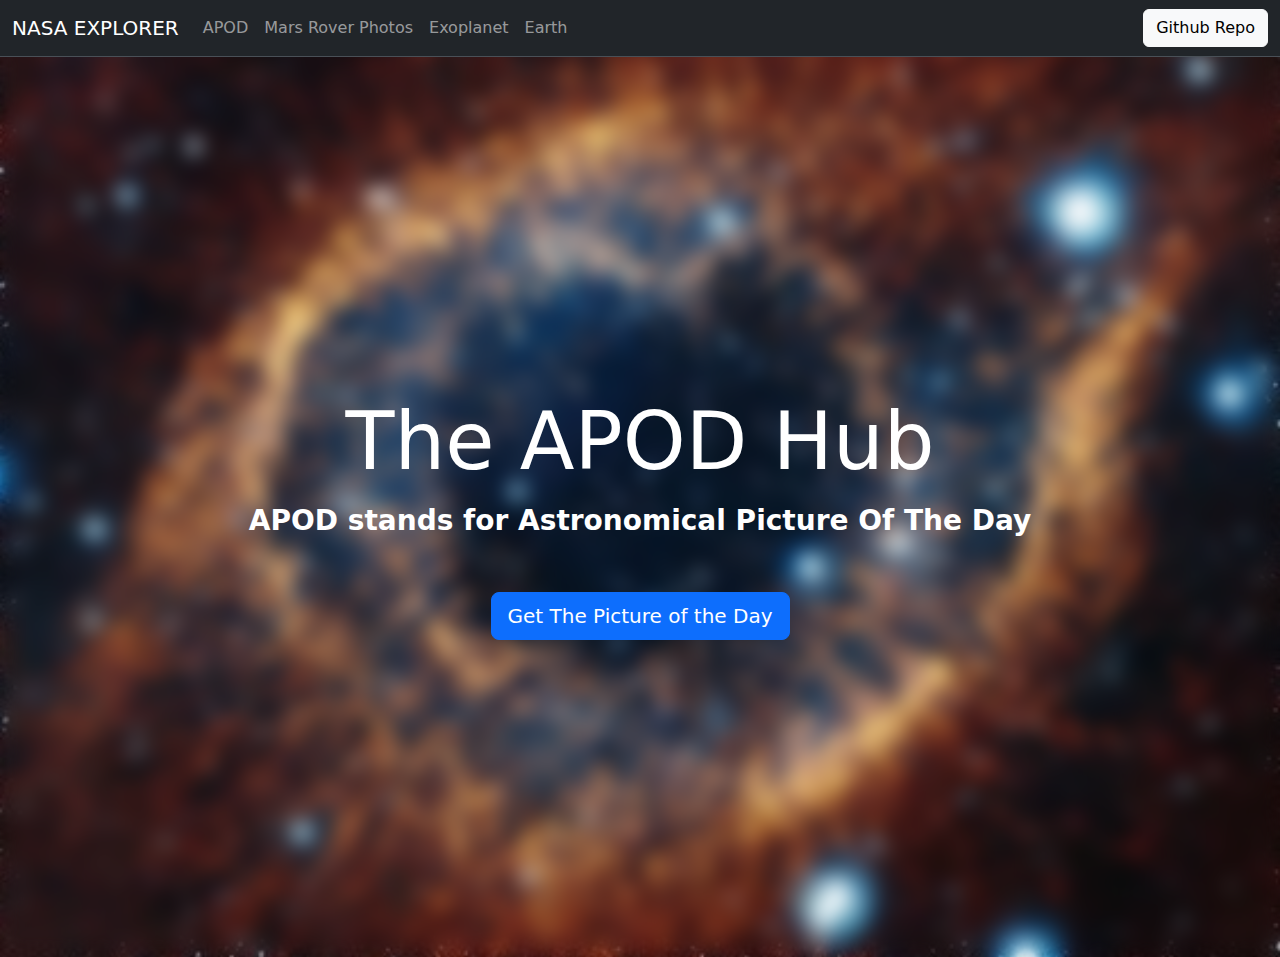
<file: APOD.html>
<!doctype html>
<html lang="en">
  <head>
    <meta name="viewport" content="width=device-width, initial-scale=1.0"> 
    <title>APOD</title>
    <link href="https://cdn.jsdelivr.net/npm/bootstrap@5.3.0/dist/css/bootstrap.min.css" rel="stylesheet">
    <link href="apod.css" rel="stylesheet">
  </head>
  <body>
    <nav class="navbar bg-dark navbar-expand-lg border-bottom border-bottom-dark" data-bs-theme="dark">
      <div class="container-fluid">
        <a class="navbar-brand" href="index.html">NASA EXPLORER</a>
        <button class="navbar-toggler" type="button" data-bs-toggle="collapse" data-bs-target="#navbarNavAltMarkup" aria-controls="navbarNavAltMarkup" aria-expanded="false" aria-label="Toggle navigation">
          <span class="navbar-toggler-icon"></span>
        </button>
        <div class="collapse navbar-collapse" id="navbarNavAltMarkup">
          <div class="navbar-nav">
            <a class="nav-link" href="APOD.html">APOD</a>
            <a class="nav-link" href="MarsRover.html">Mars Rover Photos</a>
            <a class="nav-link" href="Exoplanet.html">Exoplanet</a>
            <a class="nav-link" href="Earth.html">Earth</a>
          </div>
        </div>
        <button class="btn btn-light" type="button">Github Repo</button>
      </div>
    </nav>
    <div class="container h-100">
      <h1 class="display-1 fs-md-1 fs-lg-1">The APOD Hub</h1>
      <p class="fw-bold fs-3 fs-lg-6" style="margin-bottom: 50px;">APOD stands for Astronomical Picture Of The Day</p>
      <div class="text-center">
          <button class="btn btn-primary btn-lg" type="button" id="APOD">Get The Picture of the Day</button>
      </div>

  

        <div id="element-container">
            <h2 class="text-center mt-5">Title</h2>
            <h4 class="text-center mt-5">Clicked on</h4>
            <div class="text-center" id="img-div">
              <img src="fallback-image.jpg" class="img-fluid" alt="">
            </div>
              <div class="bg-dark p-3 rounded">
                <button class="btn btn-dark" type="button" data-bs-toggle="collapse" data-bs-target="#explaination" aria-expanded="false" aria-controls="explaination">
                    Toggle Explanation
                </button>
                <div id="explaination" class="collapse mt-3">
                    <p class="text-center mt-3">What is this?</p>
                </div>
          </div>
          
          </div>
    </div>

    <script src="https://cdn.jsdelivr.net/npm/bootstrap@5.3.0/dist/js/bootstrap.bundle.min.js"></script>
    <script type="text/javascript" src="script.js"></script>
  </body>
</html>
</file>
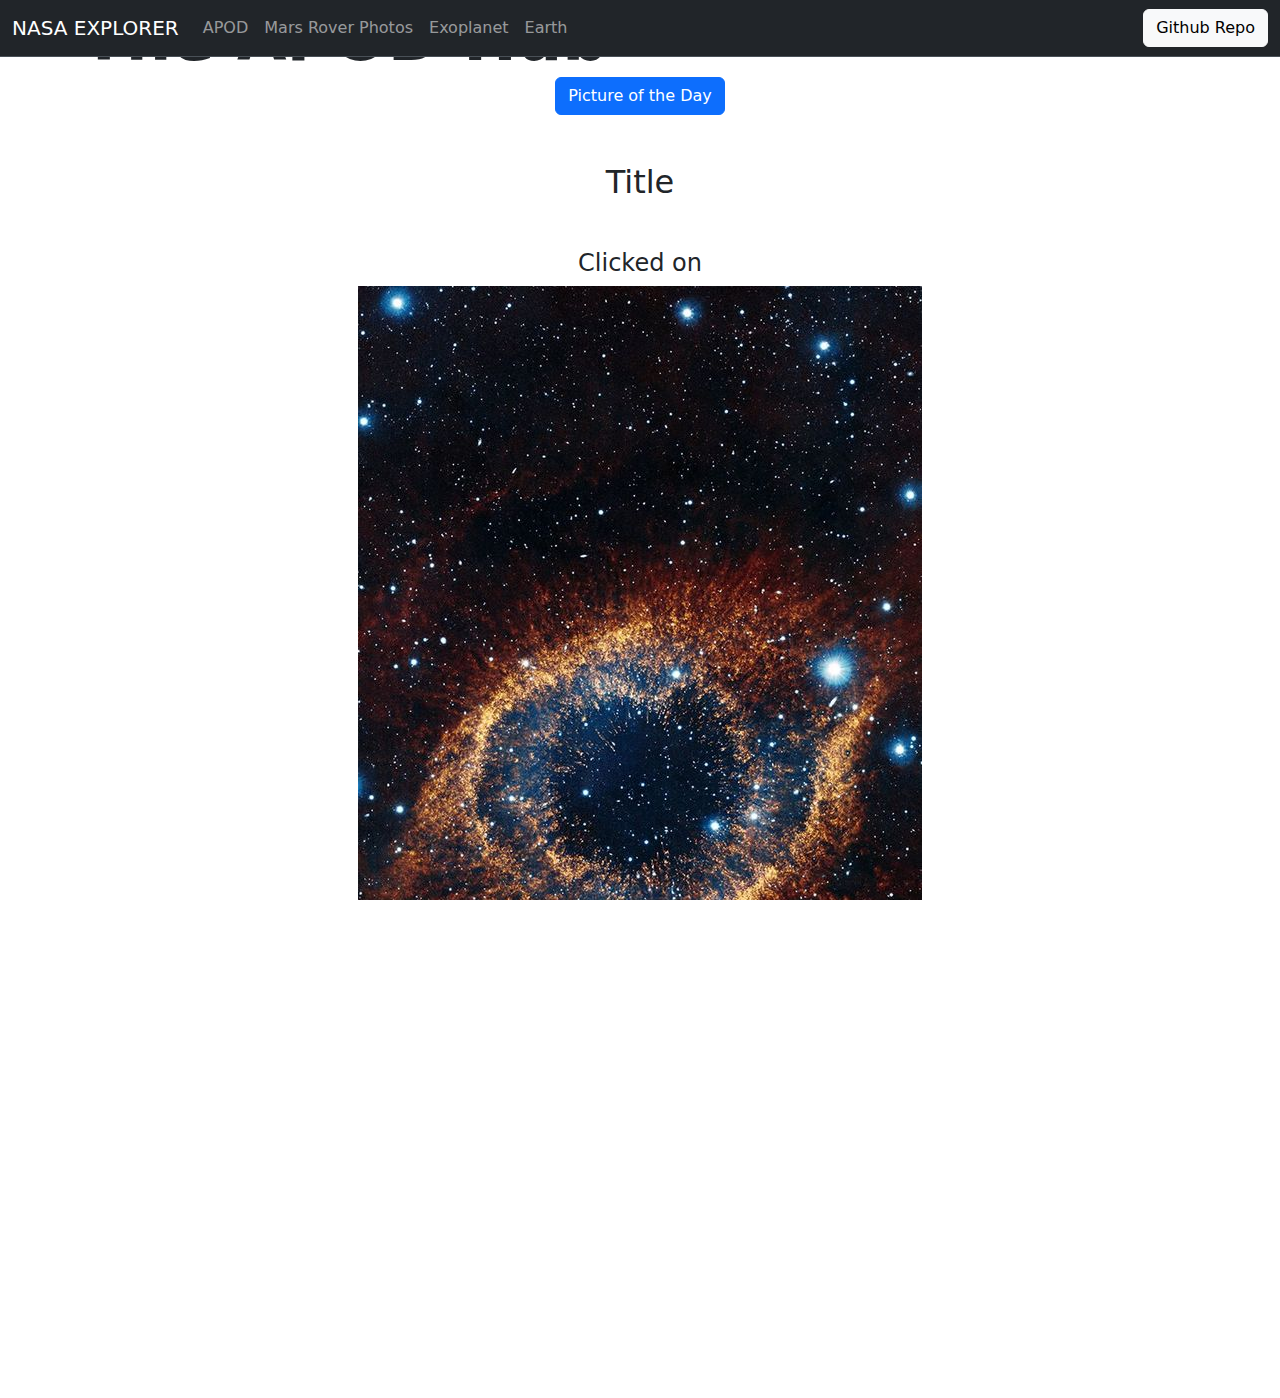
<file: demo.html>
<!doctype html>
<html lang="en">
  <head>
    <meta charset="utf-8">
    <title>APOD</title>
    <link href="https://cdn.jsdelivr.net/npm/bootstrap@5.3.0/dist/css/bootstrap.min.css" rel="stylesheet">
    <link href="style.css" rel="stylesheet">
  </head>
  <body>
    <nav class="navbar bg-dark navbar-expand-lg border-bottom border-bottom-dark" data-bs-theme="dark">
      <div class="container-fluid">
        <a class="navbar-brand" href="index.html">NASA EXPLORER</a>
        <button class="navbar-toggler" type="button" data-bs-toggle="collapse" data-bs-target="#navbarNavAltMarkup" aria-controls="navbarNavAltMarkup" aria-expanded="false" aria-label="Toggle navigation">
          <span class="navbar-toggler-icon"></span>
        </button>
        <div class="collapse navbar-collapse" id="navbarNavAltMarkup">
    <div class="navbar-nav">
            <a class="nav-link" href="APOD.html">APOD</a>
            <a class="nav-link" href="MarsRover.html">Mars Rover Photos</a>
            <a class="nav-link" href="Exoplanet.html">Exoplanet</a>
            <a class="nav-link" href="Earth.html">Earth</a>
          </div>
        </div>
        <button class="btn btn-light" type="button">Github Repo</button>
      </div>
    </nav>
    <div class="container">
      <h1 class="display-3">The APOD Hub</h1>
      <div class="text-center">
        <button class="btn btn-primary" type="button" id="APOD">Picture of the Day</button>
      </div>

        <div id="element-container">
            <h2 class="text-center mt-5">Title</h2>
            <h4 class="text-center mt-5">Clicked on</h4>
            <div class="text-center">
              <img src="fallback-image.jpg" alt="">
              <p id="copyright">Copyright</p>
            </div>
              <div class="bg-dark p-3 rounded">
                <button class="btn btn-dark" type="button" data-bs-toggle="collapse" data-bs-target="#explaination" aria-expanded="false" aria-controls="explaination">
                    Toggle Explanation
                </button>
                <div id="explaination" class="collapse mt-3">
                    <p class="text-center mt-3">What is this?</p>
                </div>
          </div>
          
          </div>
    </div>

    <script src="https://cdn.jsdelivr.net/npm/bootstrap@5.3.0/dist/js/bootstrap.bundle.min.js"></script>
    <script type="text/javascript" src="script.js"></script>
  </body>
</html>
</file>
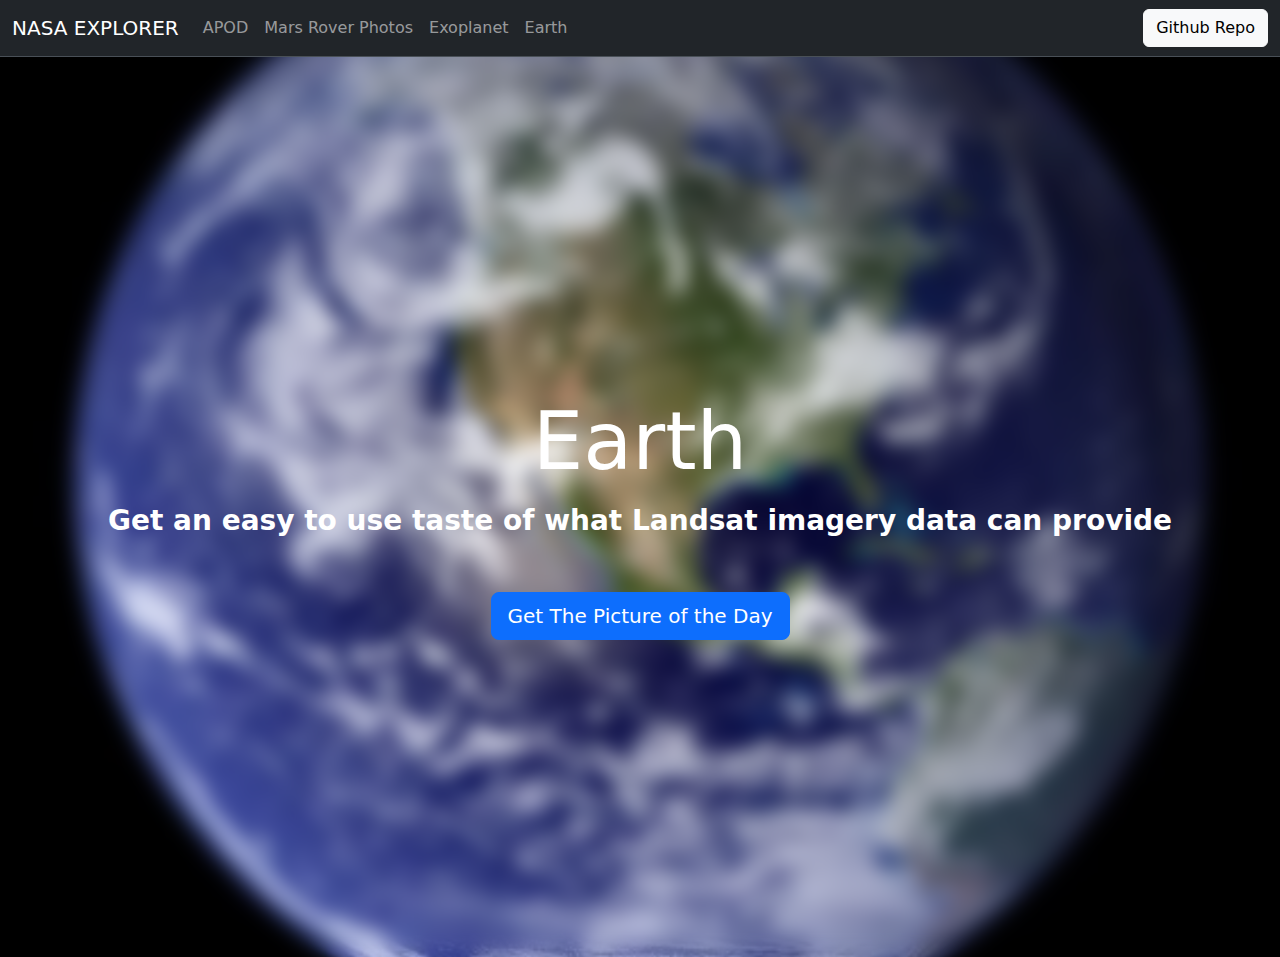
<file: Earth.html>
<!doctype html>
<html lang="en">
  <head>
    <meta name="viewport" content="width=device-width, initial-scale=1.0"> 
    <title>Earth</title>
    <link href="https://cdn.jsdelivr.net/npm/bootstrap@5.3.0/dist/css/bootstrap.min.css" rel="stylesheet">
    <link href="earth.css" rel="stylesheet">
  </head>
  <body>
    <nav class="navbar bg-dark navbar-expand-lg border-bottom border-bottom-dark" data-bs-theme="dark">
      <div class="container-fluid">
        <a class="navbar-brand" href="index.html">NASA EXPLORER</a>
        <button class="navbar-toggler" type="button" data-bs-toggle="collapse" data-bs-target="#navbarNavAltMarkup" aria-controls="navbarNavAltMarkup" aria-expanded="false" aria-label="Toggle navigation">
          <span class="navbar-toggler-icon"></span>
        </button>
        <div class="collapse navbar-collapse" id="navbarNavAltMarkup">
    <div class="navbar-nav">
            <a class="nav-link" href="APOD.html">APOD</a>
            <a class="nav-link" href="MarsRover.html">Mars Rover Photos</a>
            <a class="nav-link" href="Exoplanet.html">Exoplanet</a>
            <a class="nav-link" href="Earth.html">Earth</a>
          </div>
        </div>
        <button class="btn btn-light" type="button">Github Repo</button>
      </div>
    </nav>
    <div class="container h-100">
      <h1 class="display-1 fs-md-1 fs-lg-1">Earth</h1>
      <p class="fw-bold fs-3 fs-lg-6" style="margin-bottom: 50px;">Get an easy to use taste of what Landsat imagery data can provide</p>
      <div class="text-center">
          <button class="btn btn-primary btn-lg" type="button" id="APOD">Get The Picture of the Day</button>
      </div>

  

        <div id="element-container">
            <h2 class="text-center mt-5">Title</h2>
            <h4 class="text-center mt-5">Clicked on</h4>
            <div class="text-center" id="img-div">
              <img src="fallback-image.jpg" class="img-fluid" alt="">
            </div>
              <div class="bg-dark p-3 rounded">
                <button class="btn btn-dark" type="button" data-bs-toggle="collapse" data-bs-target="#explaination" aria-expanded="false" aria-controls="explaination">
                    Toggle Explanation
                </button>
                <div id="explaination" class="collapse mt-3">
                    <p class="text-center mt-3">What is this?</p>
                </div>
          </div>
          
          </div>
    </div>

    <script src="https://cdn.jsdelivr.net/npm/bootstrap@5.3.0/dist/js/bootstrap.bundle.min.js"></script>
    <script type="text/javascript" src="script.js"></script>
  </body>
</html>
</file>
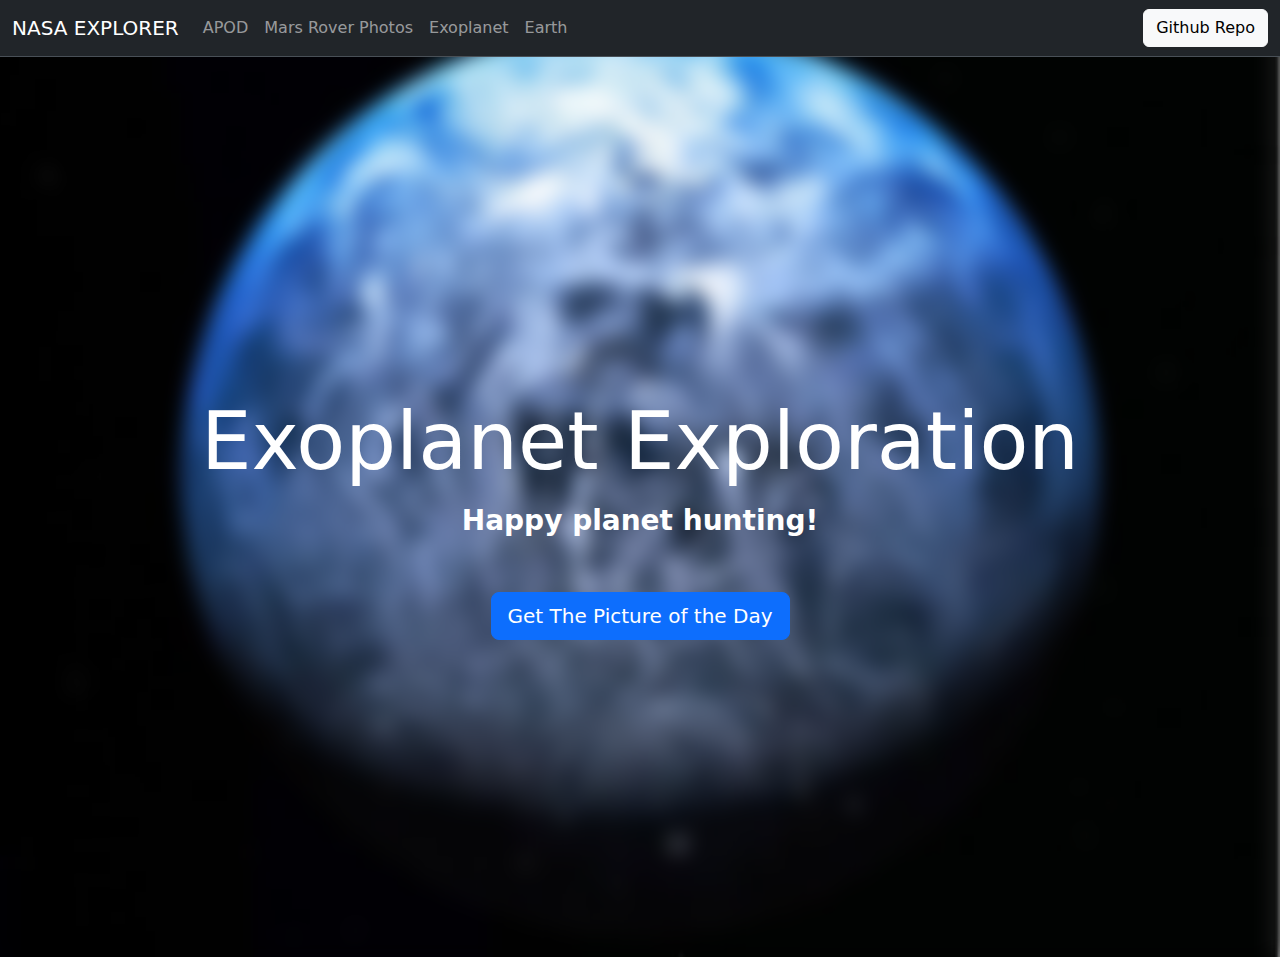
<file: Exoplanet.html>
<!doctype html>
<html lang="en">
  <head>
    <meta name="viewport" content="width=device-width, initial-scale=1.0"> 
    <title>Exoplanet</title>
    <link href="https://cdn.jsdelivr.net/npm/bootstrap@5.3.0/dist/css/bootstrap.min.css" rel="stylesheet">
    <link href="exoplanet.css" rel="stylesheet">
  </head>
  <body>
    <nav class="navbar bg-dark navbar-expand-lg border-bottom border-bottom-dark" data-bs-theme="dark">
      <div class="container-fluid">
        <a class="navbar-brand" href="index.html">NASA EXPLORER</a>
        <button class="navbar-toggler" type="button" data-bs-toggle="collapse" data-bs-target="#navbarNavAltMarkup" aria-controls="navbarNavAltMarkup" aria-expanded="false" aria-label="Toggle navigation">
          <span class="navbar-toggler-icon"></span>
        </button>
        <div class="collapse navbar-collapse" id="navbarNavAltMarkup">
    <div class="navbar-nav">
            <a class="nav-link" href="APOD.html">APOD</a>
            <a class="nav-link" href="MarsRover.html">Mars Rover Photos</a>
            <a class="nav-link" href="Exoplanet.html">Exoplanet</a>
            <a class="nav-link" href="Earth.html">Earth</a>
          </div>
        </div>
        <button class="btn btn-light" type="button">Github Repo</button>
      </div>
    </nav>
    <div class="container h-100">
      <h1 class="display-1 fs-md-1 fs-lg-1">Exoplanet Exploration</h1>
      <p class="fw-bold fs-3 fs-lg-6" style="margin-bottom: 50px;">Happy planet hunting!</p>
      <div class="text-center">
          <button class="btn btn-primary btn-lg" type="button" id="APOD">Get The Picture of the Day</button>
      </div>

  

        <div id="element-container">
            <h2 class="text-center mt-5">Title</h2>
            <h4 class="text-center mt-5">Clicked on</h4>
            <div class="text-center" id="img-div">
              <img src="fallback-image.jpg" class="img-fluid" alt="">
            </div>
              <div class="bg-dark p-3 rounded">
                <button class="btn btn-dark" type="button" data-bs-toggle="collapse" data-bs-target="#explaination" aria-expanded="false" aria-controls="explaination">
                    Toggle Explanation
                </button>
                <div id="explaination" class="collapse mt-3">
                    <p class="text-center mt-3">What is this?</p>
                </div>
          </div>
          
          </div>
    </div>

    <script src="https://cdn.jsdelivr.net/npm/bootstrap@5.3.0/dist/js/bootstrap.bundle.min.js"></script>
    <script type="text/javascript" src="script.js"></script>
  </body>
</html>
</file>
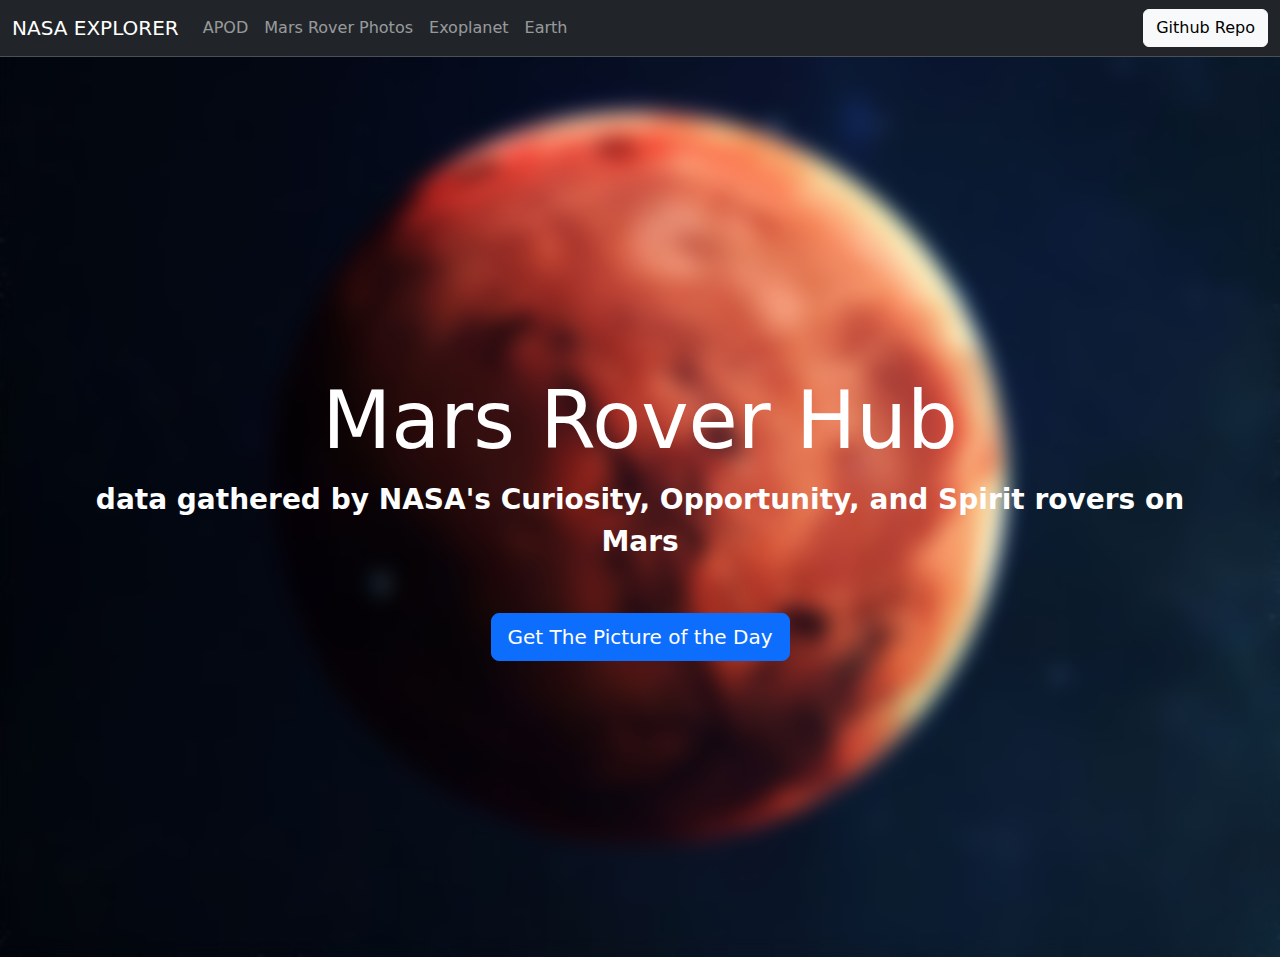
<file: MarsRover.html>
<!doctype html>
<html lang="en">
  <head>
    <meta name="viewport" content="width=device-width, initial-scale=1.0"> 
    <title>Mars Rover</title>
    <link href="https://cdn.jsdelivr.net/npm/bootstrap@5.3.0/dist/css/bootstrap.min.css" rel="stylesheet">
    <link href="mars.css" rel="stylesheet">
  </head>
  <body>
    <nav class="navbar bg-dark navbar-expand-lg border-bottom border-bottom-dark" data-bs-theme="dark">
      <div class="container-fluid">
        <a class="navbar-brand" href="index.html">NASA EXPLORER</a>
        <button class="navbar-toggler" type="button" data-bs-toggle="collapse" data-bs-target="#navbarNavAltMarkup" aria-controls="navbarNavAltMarkup" aria-expanded="false" aria-label="Toggle navigation">
          <span class="navbar-toggler-icon"></span>
        </button>
        <div class="collapse navbar-collapse" id="navbarNavAltMarkup">
    <div class="navbar-nav">
            <a class="nav-link" href="APOD.html">APOD</a>
            <a class="nav-link" href="MarsRover.html">Mars Rover Photos</a>
            <a class="nav-link" href="Exoplanet.html">Exoplanet</a>
            <a class="nav-link" href="Earth.html">Earth</a>
          </div>
        </div>
        <button class="btn btn-light" type="button">Github Repo</button>
      </div>
    </nav>
    <div class="container h-100">
      <h1 class="display-1 fs-md-1 fs-lg-1">Mars Rover Hub</h1>
      <p class="fw-bold fs-3 fs-lg-6" style="margin-bottom: 50px;">data gathered by NASA's Curiosity, Opportunity, and Spirit rovers on Mars</p>
      <div class="text-center">
          <button class="btn btn-primary btn-lg" type="button" id="APOD">Get The Picture of the Day</button>
      </div>

  

        <div id="element-container">
            <h2 class="text-center mt-5">Title</h2>
            <h4 class="text-center mt-5">Clicked on</h4>
            <div class="text-center" id="img-div">
              <img src="fallback-image.jpg" class="img-fluid" alt="">
            </div>
              <div class="bg-dark p-3 rounded">
                <button class="btn btn-dark" type="button" data-bs-toggle="collapse" data-bs-target="#explaination" aria-expanded="false" aria-controls="explaination">
                    Toggle Explanation
                </button>
                <div id="explaination" class="collapse mt-3">
                    <p class="text-center mt-3">What is this?</p>
                </div>
          </div>
          
          </div>
    </div>

    <script src="https://cdn.jsdelivr.net/npm/bootstrap@5.3.0/dist/js/bootstrap.bundle.min.js"></script>
    <script type="text/javascript" src="script.js"></script>
  </body>
</html>
</file>
<file: apod.css>
/* Apply a blurred background image */
body {
    background-image: url('fallback-image.jpg');
    background-size: cover;
    color: white;
    background-position: center;
    position: relative; /* Required for pseudo-element positioning */
    text-align: center;
}

/* Initially hide the elements */
#element-container {
    display: none;
}

#img-div{
        margin-top: 5px;
        margin-bottom: 20px;
     
}

h1{
    margin-top: 20px;
    margin-bottom: 10px;
    font-size: 100px;
}

/* Pseudo-element for the blurred background */
body::before {
    content: "";
    position: absolute;
    top: 0;
    left: 0;
    width: 100%;
    height: 100%;
    background-image: inherit;
    background-size: cover;
    background-position: inherit;
    filter: blur(10px); /* Adjust the blur intensity as needed */
    z-index: -1; /* Place the pseudo-element behind other content */
}

/* Center the button on the screen */
.container {
    display: flex;
    flex-direction: column;
    align-items: center;
    justify-content: center;
    min-height: 100vh;
    text-align: center;
}
</file>
<file: style.css>
/* Custom CSS */
html,
body {
  height: 100%;
  margin: 0;
  padding: 0;
  overflow: hidden;
}

.navbar {
  position: fixed;
  top: 0;
  left: 0;
  right: 0;
  z-index: 9999;
}

.video-container {
  position: fixed;
  top: 0;
  left: 0;
  width: 100%;
  height: 100%;
  overflow: hidden;
}

.video-container video {
  width: 100%;
  height: 100%;
  object-fit: cover;
}

.display-3{
    font-weight: bold;
    margin-bottom: 0px;
}


.header-content {
  position: absolute;
  top: 50%;
  left: 50%;
  transform: translate(-50%, -50%);
  font-size: 80px;
  font-weight: 500;
  text-align: center;
  color: white;
}
</file>
<file: earth.css>
/* Apply a blurred background image */
body {
    background-image: url('earth.jpg');
    background-size: cover;
    color: white;
    background-position: center;
    position: relative; /* Required for pseudo-element positioning */
    text-align: center;
}

/* Initially hide the elements */
#element-container {
    display: none;
}

#img-div{
        margin-top: 5px;
        margin-bottom: 20px;
     
}

h1{
    margin-top: 20px;
    margin-bottom: 10px;
    font-size: 100px;
}

/* Pseudo-element for the blurred background */
body::before {
    content: "";
    position: absolute;
    top: 0;
    left: 0;
    width: 100%;
    height: 100%;
    background-image: inherit;
    background-size: cover;
    background-position: inherit;
    filter: blur(10px); /* Adjust the blur intensity as needed */
    z-index: -1; /* Place the pseudo-element behind other content */
}

/* Center the button on the screen */
.container {
    display: flex;
    flex-direction: column;
    align-items: center;
    justify-content: center;
    min-height: 100vh;
    text-align: center;
}
</file>
<file: exoplanet.css>
/* Apply a blurred background image */
body {
    background-image: url('exoplanet.jpg');
    background-size: cover;
    color: white;
    background-position: center;
    position: relative; /* Required for pseudo-element positioning */
    text-align: center;
}

/* Initially hide the elements */
#element-container {
    display: none;
}

#img-div{
        margin-top: 5px;
        margin-bottom: 20px;
     
}

h1{
    margin-top: 20px;
    margin-bottom: 10px;
    font-size: 100px;
}

/* Pseudo-element for the blurred background */
body::before {
    content: "";
    position: absolute;
    top: 0;
    left: 0;
    width: 100%;
    height: 100%;
    background-image: inherit;
    background-size: cover;
    background-position: inherit;
    filter: blur(10px); /* Adjust the blur intensity as needed */
    z-index: -1; /* Place the pseudo-element behind other content */
}

/* Center the button on the screen */
.container {
    display: flex;
    flex-direction: column;
    align-items: center;
    justify-content: center;
    min-height: 100vh;
    text-align: center;
}
</file>
<file: mars.css>
/* Apply a blurred background image */
body {
    background-image: url('mars.jpg');
    background-size: cover;
    color: white;
    background-position: center;
    position: relative; /* Required for pseudo-element positioning */
    text-align: center;
}

/* Initially hide the elements */
#element-container {
    display: none;
}

#img-div{
        margin-top: 5px;
        margin-bottom: 20px;
     
}

h1{
    margin-top: 20px;
    margin-bottom: 10px;
    font-size: 100px;
}

/* Pseudo-element for the blurred background */
body::before {
    content: "";
    position: absolute;
    top: 0;
    left: 0;
    width: 100%;
    height: 100%;
    background-image: inherit;
    background-size: cover;
    background-position: inherit;
    filter: blur(10px); /* Adjust the blur intensity as needed */
    z-index: -1; /* Place the pseudo-element behind other content */
}

/* Center the button on the screen */
.container {
    display: flex;
    flex-direction: column;
    align-items: center;
    justify-content: center;
    min-height: 100vh;
    text-align: center;
}
</file>
